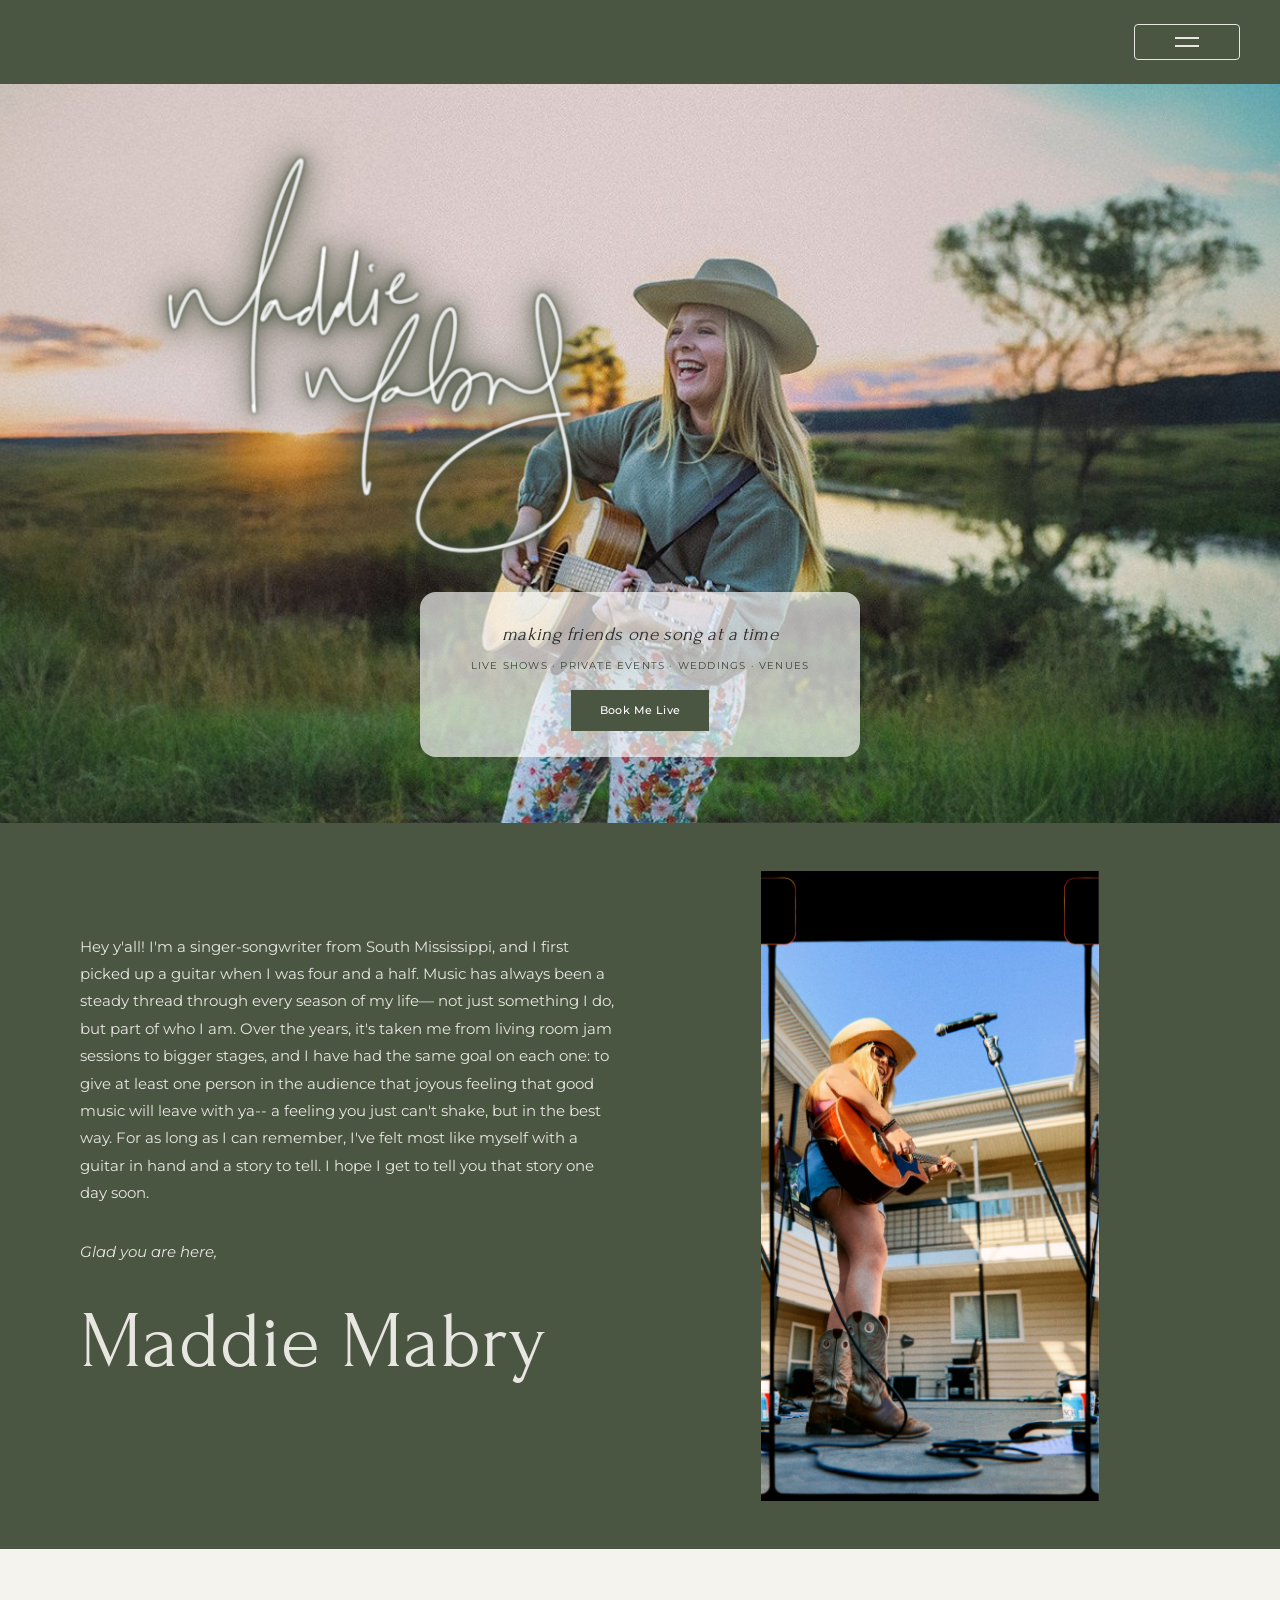
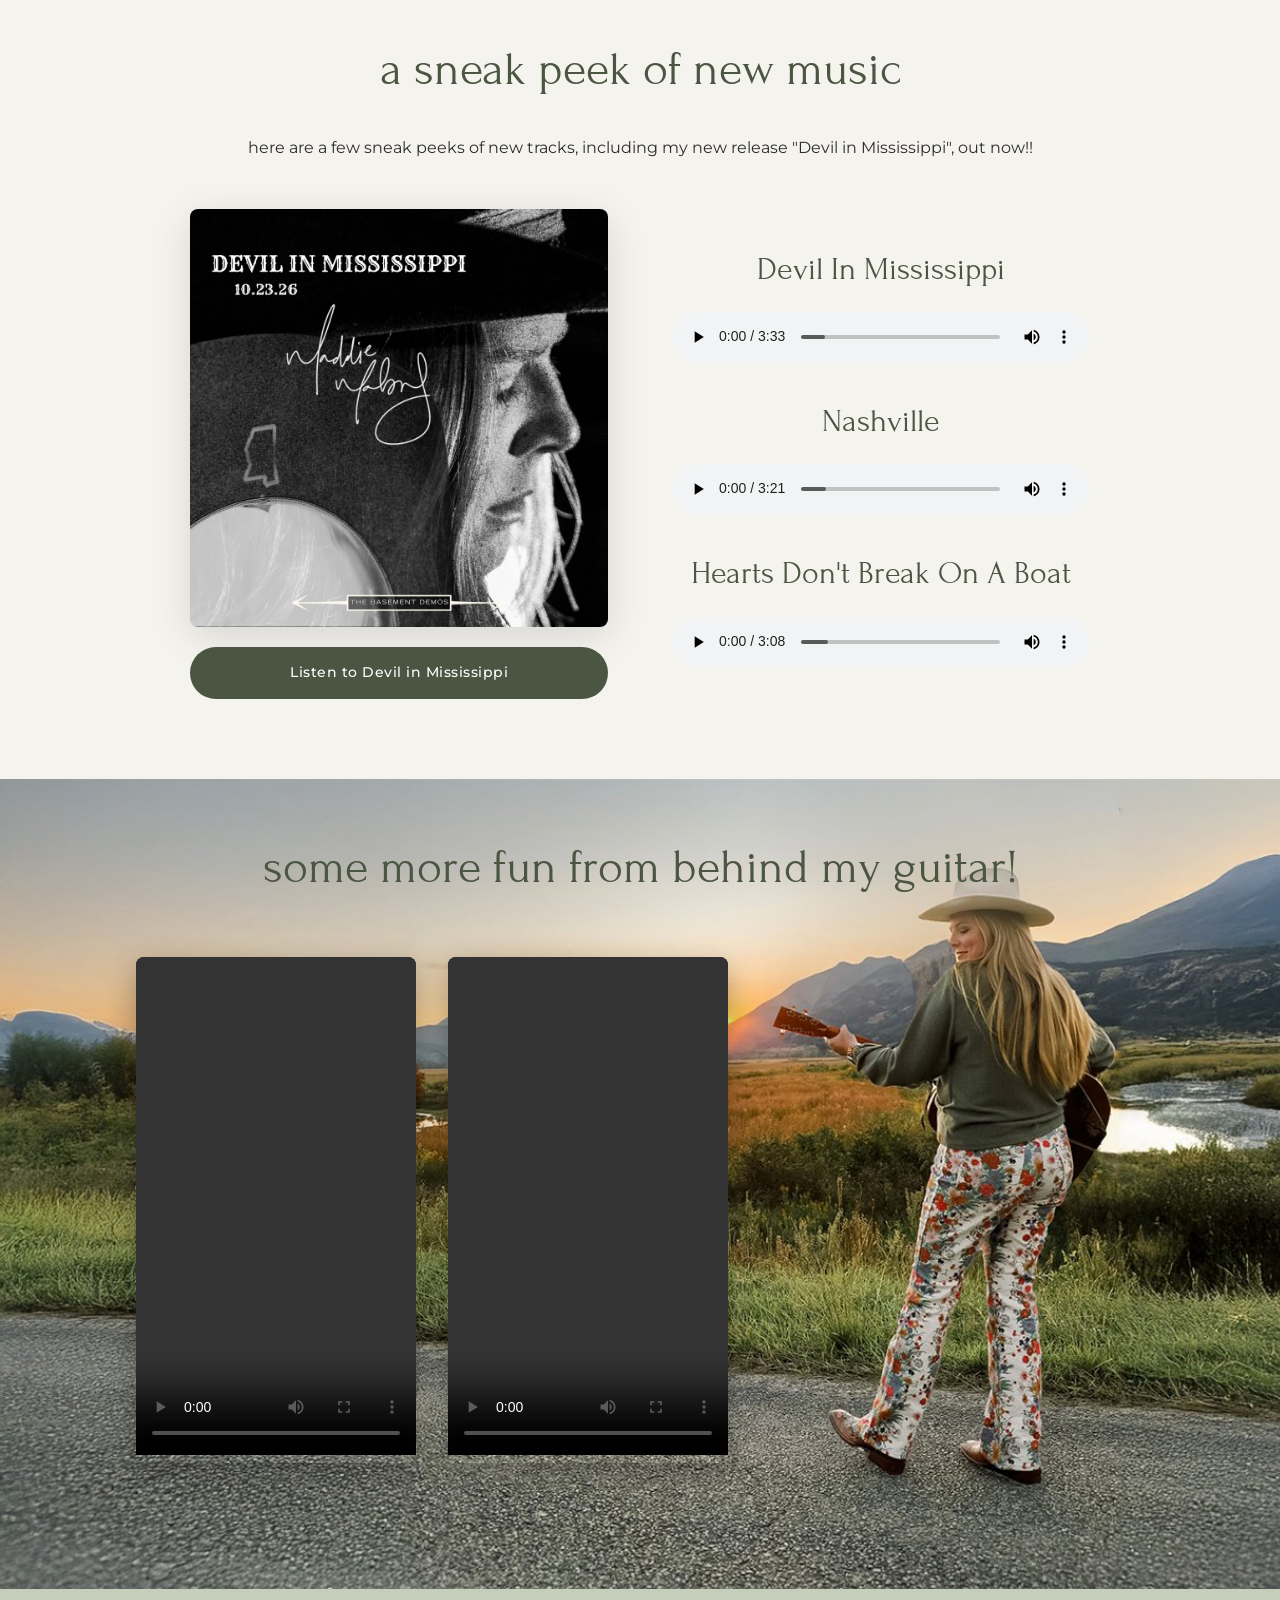
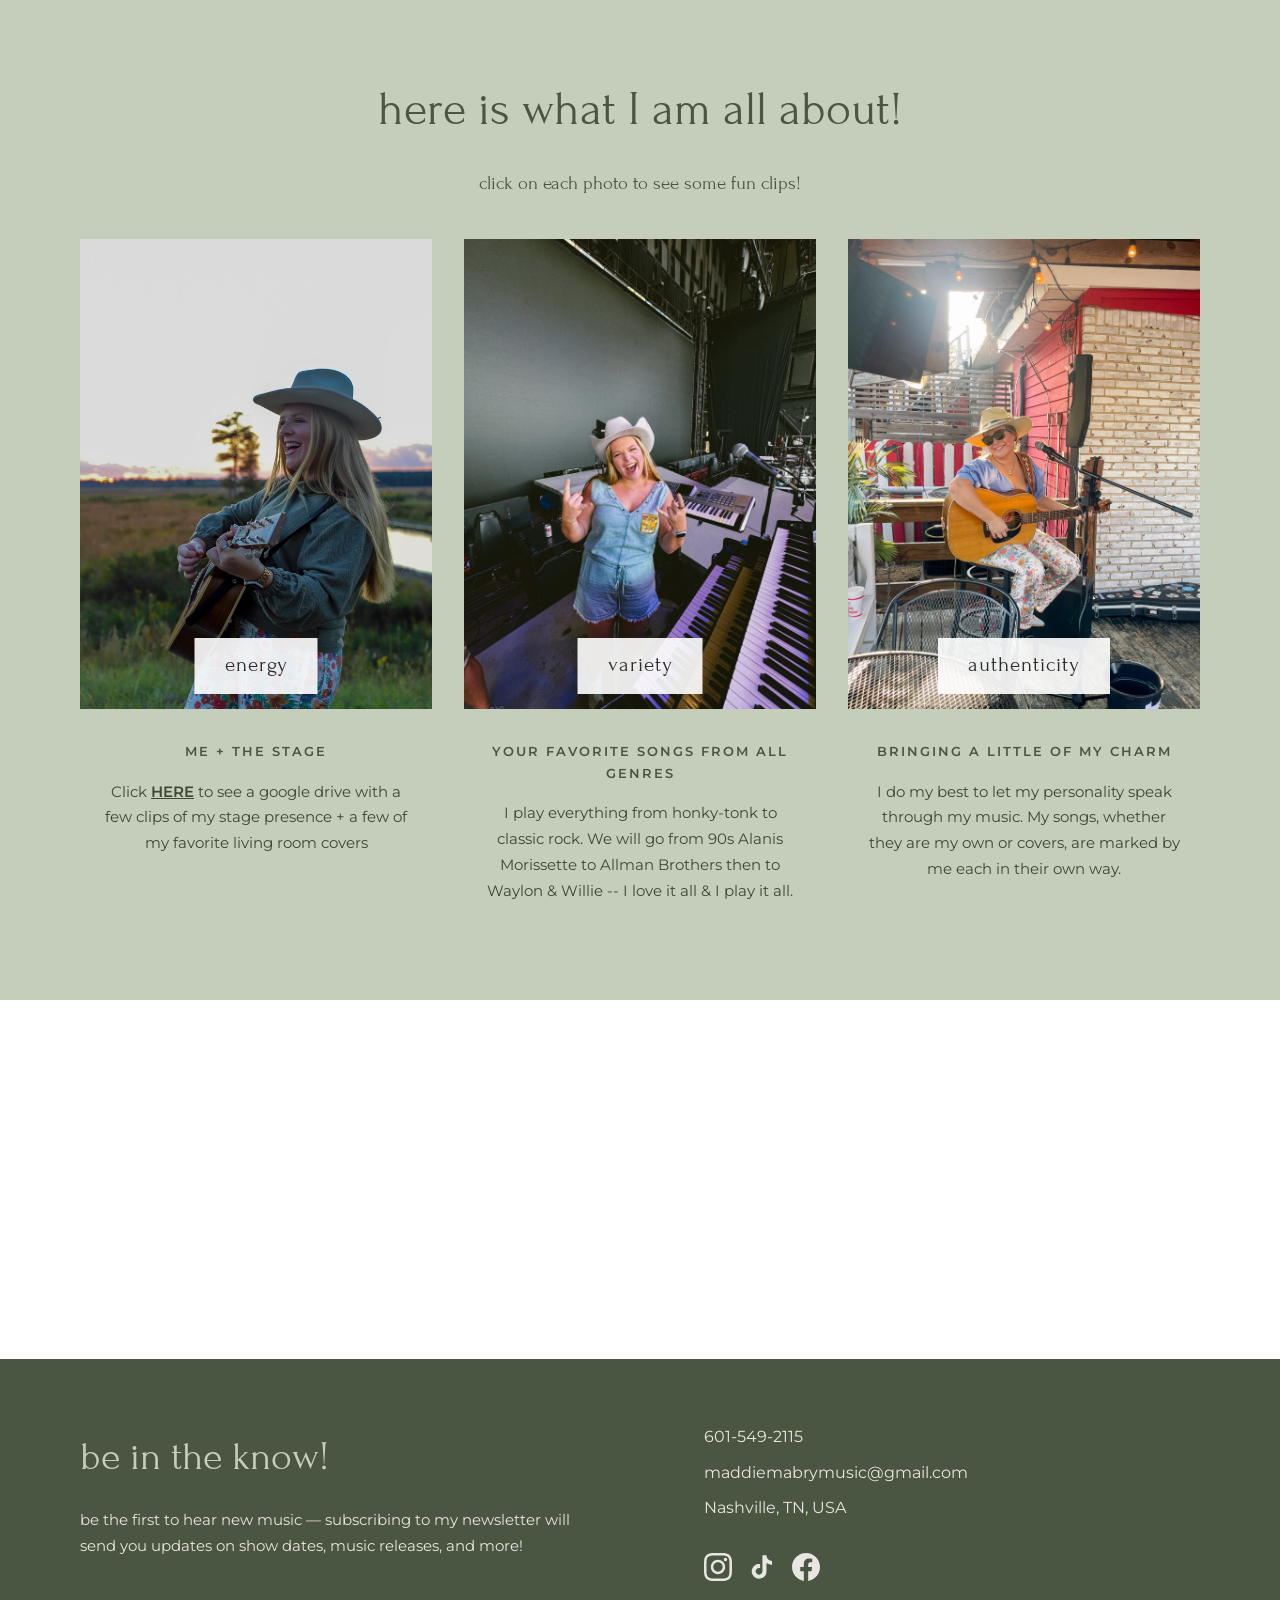
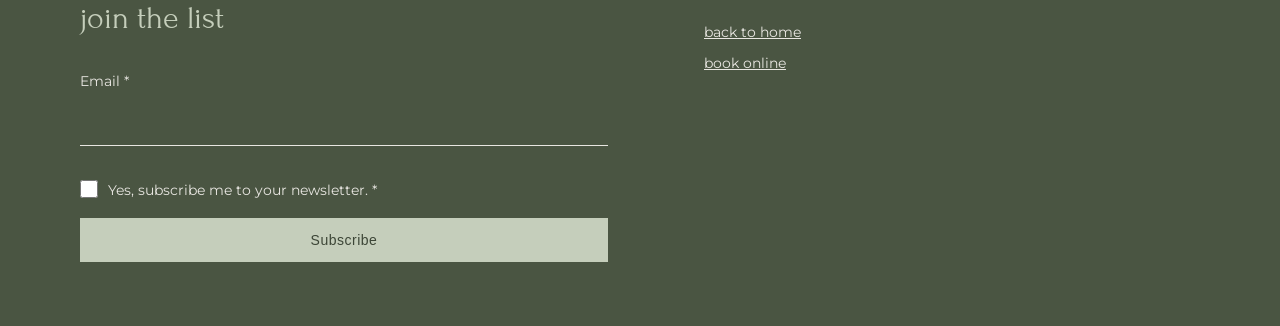
<file: index.html>
<!DOCTYPE html>
<html lang="en">
<head>
    <meta charset="UTF-8">
    <meta name="viewport" content="width=device-width, initial-scale=1.0">

    <!-- Primary SEO Meta Tags -->
    <title>Maddie Mabry | Singer-Songwriter | Nashville, TN | Book Live Music</title>
    <meta name="description" content="Maddie Mabry is a singer-songwriter from South Mississippi now based in Nashville, TN. Book her for live shows, private events, weddings, and venues. Making friends one song at a time.">
    <meta name="keywords" content="Maddie Mabry, singer songwriter, Nashville musician, live music, country music, acoustic guitar, book live music, Mississippi singer, wedding singer, private events, covers band">
    <meta name="author" content="Maddie Mabry">
    <meta name="robots" content="index, follow">
    <link rel="canonical" href="https://maddiemabrymusic.com/">

    <!-- Open Graph / Facebook -->
    <meta property="og:type" content="website">
    <meta property="og:url" content="https://maddiemabrymusic.com/">
    <meta property="og:title" content="Maddie Mabry | Singer-Songwriter | Nashville, TN">
    <meta property="og:description" content="Singer-songwriter from South Mississippi. Book Maddie for live shows, private events, and venues. Making friends one song at a time.">
    <meta property="og:image" content="https://maddiemabrymusic.com/images/bfrwebsite2.png">
    <meta property="og:locale" content="en_US">

    <!-- Twitter -->
    <meta name="twitter:card" content="summary_large_image">
    <meta name="twitter:url" content="https://maddiemabrymusic.com/">
    <meta name="twitter:title" content="Maddie Mabry | Singer-Songwriter | Nashville, TN">
    <meta name="twitter:description" content="Singer-songwriter from South Mississippi. Book Maddie for live shows, private events, and venues.">
    <meta name="twitter:image" content="https://maddiemabrymusic.com/images/bfrwebsite2.png">

    <!-- Favicon -->
    <link rel="icon" type="image/png" href="images/favicon.png">
    <link rel="apple-touch-icon" href="images/favicon.png">

    <!-- Schema.org Structured Data for Musicians -->
    <script type="application/ld+json">
    {
        "@context": "https://schema.org",
        "@type": "MusicGroup",
        "name": "Maddie Mabry",
        "description": "Singer-songwriter from South Mississippi making friends one song at a time",
        "genre": ["Country", "Americana", "Acoustic", "Classic Rock Covers"],
        "image": "https://maddiemabrymusic.com/images/bfrwebsite2.png",
        "url": "https://maddiemabrymusic.com",
        "email": "maddiemabrymusic@gmail.com",
        "telephone": "601-549-2115",
        "address": {
            "@type": "PostalAddress",
            "addressLocality": "Nashville",
            "addressRegion": "TN",
            "addressCountry": "US"
        },
        "sameAs": [
            "https://www.instagram.com/maddiemabryy",
            "https://www.tiktok.com/@maddiemabry",
            "https://www.facebook.com/maddie.mabry"
        ]
    }
    </script>

    <link rel="stylesheet" href="styles.css">
    <link rel="preconnect" href="https://fonts.googleapis.com">
    <link rel="preconnect" href="https://fonts.gstatic.com" crossorigin>
    <link href="https://fonts.googleapis.com/css2?family=Playfair+Display:wght@400;500;600;700&family=Montserrat:wght@300;400;500;600;700&family=Forum&display=swap" rel="stylesheet">
    <link href="https://fonts.cdnfonts.com/css/amstroms" rel="stylesheet">
</head>
<body>
    <!-- Navigation -->
    <nav class="navbar">
        <div class="nav-container">
            <button class="nav-toggle" id="navToggle">
                <span></span>
                <span></span>
            </button>
            <ul class="nav-menu" id="navMenu">
                <li><a href="#home" class="nav-link">Home</a></li>
                <li><a href="contact.html" class="nav-link">Contact</a></li>
            </ul>
        </div>
    </nav>

    <!-- Hero Section -->
    <section id="home" class="hero">
        <div class="hero-image-container">
            <img src="images/bfrwebsite2.png" alt="Maddie Mabry performing" class="hero-bg">
        </div>
        <h1 class="hero-title"><img src="images/transparent_signature.png" alt="Maddie Mabry" class="hero-signature"></h1>
        <div class="hero-bottom">
            <p class="hero-tagline">making friends one song at a time</p>
            <p class="hero-booking">live shows &middot; private events &middot; weddings &middot; venues</p>
            <a href="contact.html" class="btn btn-hero">Book Me Live</a>
        </div>
    </section>

    <!-- About Section -->
    <section class="about-section">
        <div class="container">
            <div class="about-grid">
                <div class="about-text">
                    <p>Hey y'all! I'm a singer-songwriter from South Mississippi, and I first picked up a guitar when I was four and a half. Music has always been a steady thread through every season of my life&mdash; not just something I do, but part of who I am. Over the years, it's taken me from living room jam sessions to bigger stages, and I have had the same goal on each one: to give at least one person in the audience that joyous feeling that good music will leave with ya-- a feeling you just can't shake, but in the best way. For as long as I can remember, I've felt most like myself with a guitar in hand and a story to tell. I hope I get to tell you that story one day soon.</p>
                    <p class="about-closing">Glad you are here,</p>
                    <p class="about-signature">Maddie Mabry</p>
                </div>
                <div class="about-image">
                    <img src="images/pikapppic.jpeg" alt="Maddie Mabry" >
                </div>
            </div>
        </div>
    </section>

    <!-- New Music Section -->
    <section class="new-music-section" id="new-music">
        <div class="container">
            <h2 class="section-title">a sneak peek of new music</h2>
            <p class="music-description" id="musicBlurb">here are a few sneak peeks of new tracks, including my upcoming release "Devil in Mississippi", out 10/23!!</p>

            <div class="music-player-container">
                <div class="album-art">
                    <img src="images/devil_in_mississippi_cover.jpg" alt="Devil in Mississippi cover art" >
                    <a href="https://distrokid.com/hyperfollow/maddiemabry/devil-in-mississippi-the-basement-demos" target="_blank" rel="noopener" class="btn btn-presave" id="presaveBtn">Pre-save Devil in Mississippi</a>
                </div>

                <div class="music-tracks">
                    <div class="music-player">
                        <h3>Devil In Mississippi</h3>
                        <audio id="clip-devil" controls preload="metadata">
                            <source src="audio/Devil_In_Missippi_V4.mp3" type="audio/mpeg">
                            Your browser does not support the audio element.
                        </audio>
                    </div>

                    <div class="music-player">
                        <h3>Nashville</h3>
                        <audio id="clip-nashville" controls preload="metadata">
                            <source src="audio/Nashville_V8.mp3" type="audio/mpeg">
                            Your browser does not support the audio element.
                        </audio>
                    </div>

                    <div class="music-player">
                        <h3>Hearts Don't Break On A Boat</h3>
                        <audio id="clip-hearts" controls preload="metadata">
                            <source src="audio/Hearts_Dont_Break_On_A_Boat_V5.mp3" type="audio/mpeg">
                            Your browser does not support the audio element.
                        </audio>
                    </div>
                </div>
            </div>
        </div>
    </section>

    <!-- Some More Fun Section -->
    <section class="behind-guitar-section">
        <div class="behind-guitar-bg">
            <img src="images/bfrwebsite.png" alt="Maddie with mountains in background" >
        </div>
        <div class="container">
            <h2 class="section-title">some more fun from behind my guitar!</h2>
            <div class="embedded-videos-grid">
                <div class="embedded-video">
                    <video src="videos/IMG_3591.mov#t=0.1" controls playsinline preload="metadata"></video>
                </div>
                <div class="embedded-video">
                    <video src="videos/IMG_7154.MOV#t=0.1" controls playsinline preload="metadata"></video>
                </div>
            </div>
        </div>
    </section>

    <!-- What I'm All About Section -->
    <section class="expect-section">
        <div class="container">
            <h2 class="section-title">here is what I am all about!</h2>
            <p class="section-subtitle">click on each photo to see some fun clips!</p>
            <div class="expect-cards">
                <div class="expect-card">
                    <a href="https://www.youtube.com/shorts/EA3g9xVGayo" target="_blank" class="expect-card-image">
                        <img src="images/3FF46318-F790-4733-A68D-48E8557CEB5A.jpeg" alt="Maddie performing with energy" >
                        <div class="expect-card-label">energy</div>
                    </a>
                    <div class="expect-card-content">
                        <h3>ME + THE STAGE</h3>
                        <p>Click <a href="https://drive.google.com/drive/folders/16Yg4COmLcVJ_Tq3rPxHHpDaC5FjKg4uo" target="_blank" class="link-underline">HERE</a> to see a google drive with a few clips of my stage presence + a few of my favorite living room covers</p>
                    </div>
                </div>

                <div class="expect-card">
                    <a href="https://www.youtube.com/shorts/dbkMt09SryA" target="_blank" class="expect-card-image">
                        <img src="images/IMG_0356.jpeg" alt="Maddie performing with variety" >
                        <div class="expect-card-label">variety</div>
                    </a>
                    <div class="expect-card-content">
                        <h3>YOUR FAVORITE SONGS FROM ALL GENRES</h3>
                        <p>I play everything from honky-tonk to classic rock. We will go from 90s Alanis Morissette to Allman Brothers then to Waylon &amp; Willie -- I love it all &amp; I play it all.</p>
                    </div>
                </div>

                <div class="expect-card">
                    <a href="https://www.youtube.com/watch?v=DvOqOddyRu4" target="_blank" class="expect-card-image">
                        <img src="images/IMG_4395.jpeg" alt="Maddie performing with authenticity" >
                        <div class="expect-card-label">authenticity</div>
                    </a>
                    <div class="expect-card-content">
                        <h3>BRINGING A LITTLE OF MY CHARM</h3>
                        <p>I do my best to let my personality speak through my music. My songs, whether they are my own or covers, are marked by me each in their own way.</p>
                    </div>
                </div>
            </div>
        </div>
    </section>

    <!-- Shows / Booking Section -->
    <section class="shows-section">
        <div class="container">
            <h2 class="section-title">catch me live</h2>
            <p class="shows-note">new show dates are coming soon &mdash; join the list below to be the first to know!</p>

            <!--
              WHEN YOU HAVE SHOWS: replace the line above with a list like this one
              (copy the li line once per show).

              <ul class="shows-list">
                  <li><span class="show-date">Nov 8</span> <span class="show-venue">Venue Name &middot; City, ST</span></li>
              </ul>
            -->

            <a href="contact.html" class="btn">Book me for your event</a>

            <!--
              ONE-SHEET: upload a PDF into a "files" folder in your repo, then delete the
              lines that start and end this note so the button below shows up.

              <a href="files/Maddie_Mabry_One_Sheet.pdf" class="btn btn-outline" download>Download my one-sheet</a>
            -->

            <!--
              TESTIMONIAL: add a real quote when you have one, then delete the lines that
              start and end this note.

              <blockquote class="testimonial">
                  <p>"Quote goes here."</p>
                  <cite>Name, Venue or Event</cite>
              </blockquote>
            -->
        </div>
    </section>

    <!-- Footer -->
    <footer class="footer">
        <div class="footer-container">
            <div class="footer-left">
                <h3 class="footer-title">be in the know!</h3>
                <p class="footer-text">be the first to hear new music &mdash; subscribing to my newsletter will send you updates on show dates, music releases, and more!</p>

                <h4 class="footer-subtitle">join the list</h4>
                <form id="newsletterForm" class="newsletter-form" name="newsletter" method="POST" data-netlify="true">
                    <input type="hidden" name="form-name" value="newsletter">
                    <label class="form-label">Email *</label>
                    <input type="email" id="email" name="email" required>
                    <label class="checkbox-label">
                        <input type="checkbox" name="subscribe" required>
                        <span>Yes, subscribe me to your newsletter. *</span>
                    </label>
                    <button type="submit" class="btn btn-subscribe">Subscribe</button>
                </form>
                <div id="formMessage" class="form-message"></div>
            </div>

            <div class="footer-right">
                <p class="contact-info">601-549-2115</p>
                <p class="contact-info">maddiemabrymusic@gmail.com</p>
                <p class="contact-info">Nashville, TN, USA</p>

                <div class="social-links">
                    <a href="https://www.instagram.com/maddiemabryy" target="_blank" aria-label="Instagram">
                        <svg width="28" height="28" viewBox="0 0 24 24" fill="currentColor">
                            <path d="M12 2.163c3.204 0 3.584.012 4.85.07 3.252.148 4.771 1.691 4.919 4.919.058 1.265.069 1.645.069 4.849 0 3.205-.012 3.584-.069 4.849-.149 3.225-1.664 4.771-4.919 4.919-1.266.058-1.644.07-4.85.07-3.204 0-3.584-.012-4.849-.07-3.26-.149-4.771-1.699-4.919-4.92-.058-1.265-.07-1.644-.07-4.849 0-3.204.013-3.583.07-4.849.149-3.227 1.664-4.771 4.919-4.919 1.266-.057 1.645-.069 4.849-.069zm0-2.163c-3.259 0-3.667.014-4.947.072-4.358.2-6.78 2.618-6.98 6.98-.059 1.281-.073 1.689-.073 4.948 0 3.259.014 3.668.072 4.948.2 4.358 2.618 6.78 6.98 6.98 1.281.058 1.689.072 4.948.072 3.259 0 3.668-.014 4.948-.072 4.354-.2 6.782-2.618 6.979-6.98.059-1.28.073-1.689.073-4.948 0-3.259-.014-3.667-.072-4.947-.196-4.354-2.617-6.78-6.979-6.98-1.281-.059-1.69-.073-4.949-.073zm0 5.838c-3.403 0-6.162 2.759-6.162 6.162s2.759 6.163 6.162 6.163 6.162-2.759 6.162-6.163c0-3.403-2.759-6.162-6.162-6.162zm0 10.162c-2.209 0-4-1.79-4-4 0-2.209 1.791-4 4-4s4 1.791 4 4c0 2.21-1.791 4-4 4zm6.406-11.845c-.796 0-1.441.645-1.441 1.44s.645 1.44 1.441 1.44c.795 0 1.439-.645 1.439-1.44s-.644-1.44-1.439-1.44z"/>
                        </svg>
                    </a>
                    <a href="https://www.tiktok.com/@maddiemabry" target="_blank" aria-label="TikTok">
                        <svg width="28" height="28" viewBox="0 0 24 24" fill="currentColor">
                            <path d="M19.59 6.69a4.83 4.83 0 0 1-3.77-4.25V2h-3.45v13.67a2.89 2.89 0 0 1-5.2 1.74 2.89 2.89 0 0 1 2.31-4.64 2.93 2.93 0 0 1 .88.13V9.4a6.84 6.84 0 0 0-1-.05A6.33 6.33 0 0 0 5 20.1a6.34 6.34 0 0 0 10.86-4.43v-7a8.16 8.16 0 0 0 4.77 1.52v-3.4a4.85 4.85 0 0 1-1-.1z"/>
                        </svg>
                    </a>
                    <a href="https://www.facebook.com/maddie.mabry" target="_blank" aria-label="Facebook">
                        <svg width="28" height="28" viewBox="0 0 24 24" fill="currentColor">
                            <path d="M24 12.073c0-6.627-5.373-12-12-12s-12 5.373-12 12c0 5.99 4.388 10.954 10.125 11.854v-8.385H7.078v-3.47h3.047V9.43c0-3.007 1.792-4.669 4.533-4.669 1.312 0 2.686.235 2.686.235v2.953H15.83c-1.491 0-1.956.925-1.956 1.874v2.25h3.328l-.532 3.47h-2.796v8.385C19.612 23.027 24 18.062 24 12.073z"/>
                        </svg>
                    </a>
                </div>

                <div class="footer-links">
                    <a href="#home">back to home</a>
                    <a href="contact.html">book online</a>
                </div>
            </div>
        </div>
    </footer>

    <script src="script.js"></script>
    <script>
        // Auto start/stop points for sneak-peek clips (seconds)
        var clipConfig = [
            { id: "clip-nashville", start: 40, end: 63 }, // Nashville: 0:40 -> 1:03
            { id: "clip-devil",     start: 64, end: 93 }, // Devil In Mississippi: 1:04 -> 1:33
            { id: "clip-hearts",    start: 36, end: 63 }  // Hearts Don't Break On A Boat: 0:36 -> 1:03
        ];

        clipConfig.forEach(function (cfg) {
            var audio = document.getElementById(cfg.id);
            if (!audio) return;

            audio.addEventListener("play", function () {
                if (audio.currentTime < cfg.start || audio.currentTime >= cfg.end) {
                    audio.currentTime = cfg.start;
                }
            });

            audio.addEventListener("timeupdate", function () {
                if (audio.currentTime >= cfg.end) {
                    audio.pause();
                    audio.currentTime = cfg.start;
                }
            });
        });

        // On release day (Oct 23, 2026) switch the pre-save wording to "listen" wording
        var releaseDate = new Date("2026-10-23T00:00:00");
        if (new Date() >= releaseDate) {
            var presaveBtn = document.getElementById("presaveBtn");
            var musicBlurb = document.getElementById("musicBlurb");
            if (presaveBtn) presaveBtn.textContent = "Listen to Devil in Mississippi";
            if (musicBlurb) musicBlurb.textContent = 'here are a few sneak peeks of new tracks, including my new release "Devil in Mississippi", out now!!';
        }
    </script>
</body>
</html>
</file>
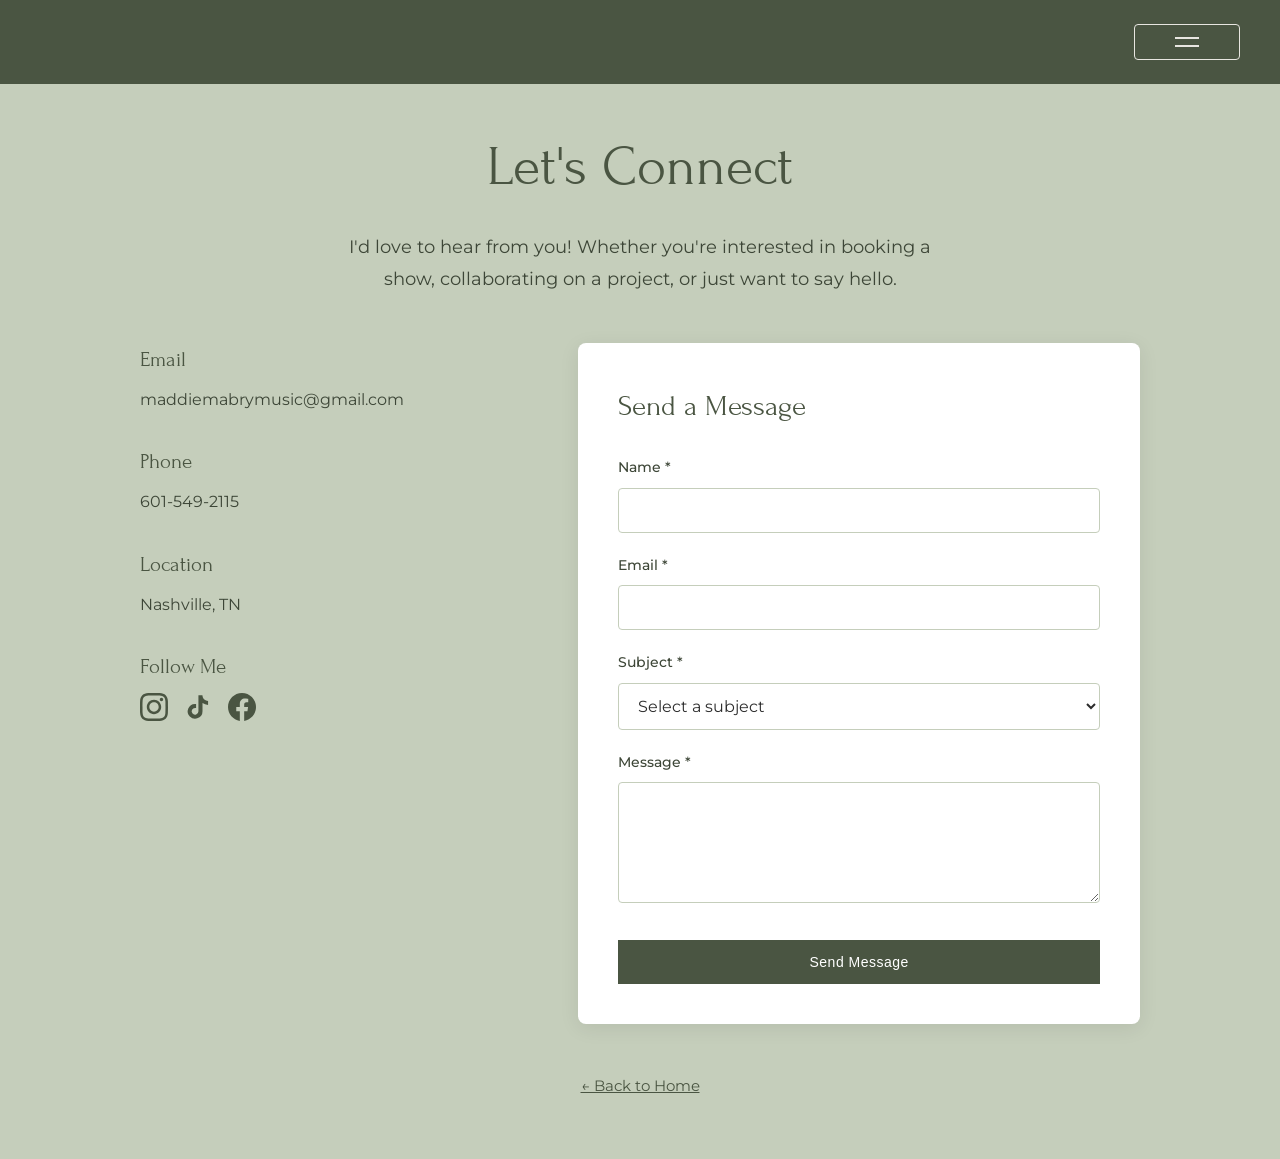
<file: contact.html>
<!DOCTYPE html>
<html lang="en">
<head>
    <meta charset="UTF-8">
    <meta name="viewport" content="width=device-width, initial-scale=1.0">

    <!-- Primary SEO Meta Tags -->
    <title>Book Maddie Mabry | Contact for Live Music & Events | Nashville, TN</title>
    <meta name="description" content="Book Maddie Mabry for your next event! Contact for live music bookings, weddings, private parties, and venue performances in Nashville and beyond.">
    <meta name="keywords" content="book Maddie Mabry, hire singer Nashville, live music booking, wedding singer Tennessee, private event musician, acoustic performer for hire">
    <meta name="author" content="Maddie Mabry">
    <meta name="robots" content="index, follow">
    <link rel="canonical" href="https://maddiemabrymusic.com/contact.html">

    <!-- Open Graph / Facebook -->
    <meta property="og:type" content="website">
    <meta property="og:url" content="https://maddiemabrymusic.com/contact.html">
    <meta property="og:title" content="Book Maddie Mabry | Contact for Live Music & Events">
    <meta property="og:description" content="Book Maddie Mabry for your next event! Contact for live music bookings, weddings, private parties, and venue performances.">
    <meta property="og:image" content="https://maddiemabrymusic.com/images/bfrwebsite2.png">

    <!-- Twitter -->
    <meta name="twitter:card" content="summary_large_image">
    <meta name="twitter:title" content="Book Maddie Mabry | Contact for Live Music & Events">
    <meta name="twitter:description" content="Book Maddie Mabry for your next event! Live music for weddings, private parties, and venues.">

    <!-- Favicon -->
    <link rel="icon" type="image/png" href="images/favicon.png">
    <link rel="apple-touch-icon" href="images/favicon.png">

    <link rel="stylesheet" href="styles.css">
    <link rel="preconnect" href="https://fonts.googleapis.com">
    <link rel="preconnect" href="https://fonts.gstatic.com" crossorigin>
    <link href="https://fonts.googleapis.com/css2?family=Playfair+Display:wght@400;500;600;700&family=Montserrat:wght@300;400;500;600;700&family=Forum&display=swap" rel="stylesheet">
</head>
<body>
    <!-- Navigation -->
    <nav class="navbar">
        <div class="nav-container">
            <button class="nav-toggle" id="navToggle">
                <span></span>
                <span></span>
            </button>
            <ul class="nav-menu" id="navMenu">
                <li><a href="index.html" class="nav-link">Home</a></li>
                <li><a href="contact.html" class="nav-link">Contact</a></li>
            </ul>
        </div>
    </nav>

    <!-- Contact Section -->
    <section class="contact-page">
        <div class="container">
            <h1 class="contact-title">Let's Connect</h1>
            <p class="contact-intro">I'd love to hear from you! Whether you're interested in booking a show, collaborating on a project, or just want to say hello.</p>

            <div class="contact-content">
                <div class="contact-info-section">
                    <div class="contact-item">
                        <h3>Email</h3>
                        <a href="mailto:maddiemabrymusic@gmail.com">maddiemabrymusic@gmail.com</a>
                    </div>

                    <div class="contact-item">
                        <h3>Phone</h3>
                        <a href="tel:601-549-2115">601-549-2115</a>
                    </div>

                    <div class="contact-item">
                        <h3>Location</h3>
                        <p>Nashville, TN</p>
                    </div>

                    <div class="contact-item">
                        <h3>Follow Me</h3>
                        <div class="social-links">
                            <a href="https://www.instagram.com/maddiemabryy" target="_blank" aria-label="Instagram">
                                <svg width="28" height="28" viewBox="0 0 24 24" fill="currentColor">
                                    <path d="M12 2.163c3.204 0 3.584.012 4.85.07 3.252.148 4.771 1.691 4.919 4.919.058 1.265.069 1.645.069 4.849 0 3.205-.012 3.584-.069 4.849-.149 3.225-1.664 4.771-4.919 4.919-1.266.058-1.644.07-4.85.07-3.204 0-3.584-.012-4.849-.07-3.26-.149-4.771-1.699-4.919-4.92-.058-1.265-.07-1.644-.07-4.849 0-3.204.013-3.583.07-4.849.149-3.227 1.664-4.771 4.919-4.919 1.266-.057 1.645-.069 4.849-.069zm0-2.163c-3.259 0-3.667.014-4.947.072-4.358.2-6.78 2.618-6.98 6.98-.059 1.281-.073 1.689-.073 4.948 0 3.259.014 3.668.072 4.948.2 4.358 2.618 6.78 6.98 6.98 1.281.058 1.689.072 4.948.072 3.259 0 3.668-.014 4.948-.072 4.354-.2 6.782-2.618 6.979-6.98.059-1.28.073-1.689.073-4.948 0-3.259-.014-3.667-.072-4.947-.196-4.354-2.617-6.78-6.979-6.98-1.281-.059-1.69-.073-4.949-.073zm0 5.838c-3.403 0-6.162 2.759-6.162 6.162s2.759 6.163 6.162 6.163 6.162-2.759 6.162-6.163c0-3.403-2.759-6.162-6.162-6.162zm0 10.162c-2.209 0-4-1.79-4-4 0-2.209 1.791-4 4-4s4 1.791 4 4c0 2.21-1.791 4-4 4zm6.406-11.845c-.796 0-1.441.645-1.441 1.44s.645 1.44 1.441 1.44c.795 0 1.439-.645 1.439-1.44s-.644-1.44-1.439-1.44z"/>
                                </svg>
                            </a>
                            <a href="https://www.tiktok.com/@maddiemabry" target="_blank" aria-label="TikTok">
                                <svg width="28" height="28" viewBox="0 0 24 24" fill="currentColor">
                                    <path d="M19.59 6.69a4.83 4.83 0 0 1-3.77-4.25V2h-3.45v13.67a2.89 2.89 0 0 1-5.2 1.74 2.89 2.89 0 0 1 2.31-4.64 2.93 2.93 0 0 1 .88.13V9.4a6.84 6.84 0 0 0-1-.05A6.33 6.33 0 0 0 5 20.1a6.34 6.34 0 0 0 10.86-4.43v-7a8.16 8.16 0 0 0 4.77 1.52v-3.4a4.85 4.85 0 0 1-1-.1z"/>
                                </svg>
                            </a>
                            <a href="https://www.facebook.com/maddie.mabry" target="_blank" aria-label="Facebook">
                                <svg width="28" height="28" viewBox="0 0 24 24" fill="currentColor">
                                    <path d="M24 12.073c0-6.627-5.373-12-12-12s-12 5.373-12 12c0 5.99 4.388 10.954 10.125 11.854v-8.385H7.078v-3.47h3.047V9.43c0-3.007 1.792-4.669 4.533-4.669 1.312 0 2.686.235 2.686.235v2.953H15.83c-1.491 0-1.956.925-1.956 1.874v2.25h3.328l-.532 3.47h-2.796v8.385C19.612 23.027 24 18.062 24 12.073z"/>
                                </svg>
                            </a>
                        </div>
                    </div>
                </div>

                <div class="contact-form-wrapper">
                    <h2>Send a Message</h2>
                    <form id="contactForm" class="contact-form" name="contact" method="POST" data-netlify="true">
                        <div class="form-group">
                            <label for="name">Name *</label>
                            <input type="text" id="name" name="name" required>
                        </div>

                        <div class="form-group">
                            <label for="email">Email *</label>
                            <input type="email" id="email" name="email" required>
                        </div>

                        <div class="form-group">
                            <label for="subject">Subject *</label>
                            <select id="subject" name="subject" required>
                                <option value="">Select a subject</option>
                                <option value="booking">Booking Inquiry</option>
                                <option value="collaboration">Collaboration</option>
                                <option value="press">Press/Media</option>
                                <option value="other">Other</option>
                            </select>
                        </div>

                        <div class="form-group">
                            <label for="message">Message *</label>
                            <textarea id="message" name="message" rows="5" required></textarea>
                        </div>

                        <button type="submit" class="btn">Send Message</button>
                    </form>
                    <div id="contactFormMessage" class="form-message"></div>
                </div>
            </div>

            <div class="back-link">
                <a href="index.html">← Back to Home</a>
            </div>
        </div>
    </section>

    <script src="script.js"></script>
</body>
</html>
</file>
<file: styles.css>
/* Reset */
* {
    margin: 0;
    padding: 0;
    box-sizing: border-box;
}

:root {
    /* Wix Color Scheme */
    --hunter-green: #4a5542;
    --hunter-green-dark: #3d4637;
    --sage-green: #c5cebb;
    --sage-green-light: #d4dbc9;
    --cream: #f5f3ee;
    --dark-text: #2c2c2c;
    --light-text: #e8e6e1;
    --white: #ffffff;
}

body {
    font-family: 'Montserrat', sans-serif;
    color: var(--dark-text);
    line-height: 1.7;
    overflow-x: hidden;
}

h1, h2, h3 {
    font-family: 'Forum', 'Playfair Display', serif;
    font-weight: 400;
}

img {
    max-width: 100%;
    display: block;
}

a {
    text-decoration: none;
    color: inherit;
    transition: opacity 0.3s ease;
}

a:hover {
    opacity: 0.8;
}

/* Containers */
.container {
    max-width: 1200px;
    margin: 0 auto;
    padding: 0 40px;
}

/* Buttons */
.btn {
    display: inline-block;
    padding: 14px 36px;
    border: none;
    background: var(--hunter-green);
    color: var(--white);
    font-weight: 500;
    font-size: 14px;
    cursor: pointer;
    transition: all 0.3s ease;
    letter-spacing: 0.5px;
}

.btn:hover {
    background: var(--hunter-green-dark);
    opacity: 1;
}

.btn-hero {
    background: var(--hunter-green);
    color: var(--white);
    border-radius: 0;
}

.btn-subscribe {
    width: 100%;
    background: var(--sage-green);
    color: var(--hunter-green-dark);
    border-radius: 0;
    margin-top: 1rem;
}

.btn-subscribe:hover {
    background: var(--sage-green-light);
}

.btn-presave {
    display: block;
    text-align: center;
    margin-top: 1.25rem;
    border-radius: 50px;
}

.btn-outline {
    background: transparent;
    color: var(--hunter-green);
    border: 1px solid var(--hunter-green);
    margin-left: 0.75rem;
}

.btn-outline:hover {
    background: var(--hunter-green);
    color: var(--white);
}

/* Navigation */
.navbar {
    position: absolute;
    top: 0;
    left: 0;
    width: 100%;
    z-index: 100;
    padding: 1.5rem 0;
    background: var(--hunter-green);
}

.nav-container {
    max-width: 1400px;
    margin: 0 auto;
    padding: 0 40px;
    display: flex;
    justify-content: flex-end;
    align-items: center;
    position: relative;
}

.nav-toggle {
    display: flex;
    flex-direction: column;
    background: transparent;
    border: 1px solid var(--light-text);
    border-radius: 4px;
    cursor: pointer;
    gap: 6px;
    padding: 12px 40px;
}

.nav-toggle span {
    width: 24px;
    height: 2px;
    background: var(--light-text);
    transition: 0.3s;
}

.nav-menu {
    display: none;
    position: absolute;
    top: 100%;
    right: 40px;
    background: var(--hunter-green);
    flex-direction: column;
    padding: 1.5rem 3rem;
    gap: 1rem;
    list-style: none;
    min-width: 200px;
    text-align: right;
}

.nav-menu.active {
    display: flex;
}

.nav-link {
    color: var(--light-text);
    font-weight: 400;
    font-size: 0.95rem;
    letter-spacing: 0.5px;
}

/* Hero Section */
.hero {
    position: relative;
    min-height: 80vh;
    display: flex;
    flex-direction: column;
    justify-content: space-between;
    align-items: center;
    overflow: hidden;
    padding: 80px 40px 40px;
}

.hero-image-container {
    position: absolute;
    top: 0;
    left: 0;
    width: 100%;
    height: 100%;
    z-index: 0;
}

.hero-bg {
    width: 100%;
    height: 100%;
    object-fit: cover;
}

.hero-title {
    position: relative;
    z-index: 2;
    font-size: clamp(4rem, 12vw, 10rem);
    font-weight: 400;
    color: var(--hunter-green);
    letter-spacing: 0.05em;
    text-align: center;
    margin-top: 2rem;
    margin-left: 6vw;
    align-self: flex-start;
    font-family: 'Playfair Display', serif;
    white-space: nowrap;
}

.hero-signature {
    width: min(38vw, 480px);
    height: auto;
    margin: 0 auto;
    filter:
        drop-shadow(0 0 2px var(--hunter-green))
        drop-shadow(0 0 8px var(--hunter-green))
        drop-shadow(0 0 20px var(--hunter-green));
    animation: neon-flicker 5s infinite;
}

@keyframes neon-flicker {
    0%, 17%, 22%, 54%, 58%, 100% {
        opacity: 1;
        filter:
            drop-shadow(0 0 2px var(--hunter-green))
            drop-shadow(0 0 8px var(--hunter-green))
            drop-shadow(0 0 20px var(--hunter-green));
    }
    19%, 56% {
        opacity: 0.5;
        filter:
            drop-shadow(0 0 1px var(--hunter-green))
            drop-shadow(0 0 4px var(--hunter-green))
            drop-shadow(0 0 8px var(--hunter-green));
    }
}

@media (prefers-reduced-motion: reduce) {
    .hero-signature {
        animation: none;
    }
}

.hero-bottom {
    position: relative;
    z-index: 2;
    text-align: center;
    background: rgba(255, 255, 255, 0.65);
    padding: 2rem 4rem;
    margin-bottom: 2rem;
    border-radius: 20px;
    zoom: 0.8;
}

.hero-tagline {
    font-family: 'Forum', serif;
    font-size: 1.5rem;
    font-style: italic;
    color: var(--dark-text);
    margin-bottom: 0.5rem;
    letter-spacing: 0.5px;
}

.hero-booking {
    font-size: 0.8rem;
    text-transform: uppercase;
    letter-spacing: 1.5px;
    color: var(--hunter-green-dark);
    margin-bottom: 1.25rem;
}

/* About Section */
.about-section {
    padding: 3rem 0;
    background: var(--hunter-green);
    color: var(--light-text);
}

.about-grid {
    display: grid;
    grid-template-columns: 1fr 1fr;
    gap: 2.5rem;
    align-items: center;
}

.about-text p {
    font-size: 0.95rem;
    line-height: 1.8;
    margin-bottom: 1.5rem;
    color: var(--light-text);
}

.about-closing {
    font-style: italic;
    margin-top: 2rem !important;
    margin-bottom: 0.3rem !important;
}

.about-text p.about-signature {
    font-family: 'Amstroms', 'Forum', cursive;
    font-size: 5rem;
    font-weight: 400;
    color: var(--light-text);
}

.about-image img {
    width: auto;
    max-width: 100%;
    max-height: 70vh;
    margin: 0 auto;
}

/* What I'm All About Section */
.expect-section {
    padding: 5rem 0;
    background: var(--sage-green);
}

.expect-section .section-title {
    color: var(--hunter-green);
    font-size: 3rem;
    text-align: center;
    margin-bottom: 3rem;
}

.expect-section .section-subtitle {
    font-family: 'Forum', 'Playfair Display', serif;
    color: var(--hunter-green);
    text-align: center;
    font-size: 1.2rem;
    margin-top: -2rem;
    margin-bottom: 2.5rem;
}

.expect-cards {
    display: grid;
    grid-template-columns: repeat(3, 1fr);
    gap: 2rem;
}

.expect-card {
    background: transparent;
}

.expect-card-image {
    position: relative;
    overflow: hidden;
    margin-bottom: 1rem;
    display: block;
    cursor: pointer;
}

.expect-card-image img {
    width: 100%;
    aspect-ratio: 3/4;
    object-fit: cover;
    transition: transform 0.3s ease;
}

.expect-card-image:hover img {
    transform: scale(1.05);
}

.expect-card-label {
    position: absolute;
    bottom: 15px;
    left: 50%;
    transform: translateX(-50%);
    background: rgba(255, 255, 255, 0.9);
    padding: 10px 30px;
    font-family: 'Forum', serif;
    font-size: 1.3rem;
    font-weight: 400;
    letter-spacing: 1px;
    color: var(--dark-text);
}

.expect-card-content {
    text-align: center;
    padding: 1rem;
}

.expect-card-content h3 {
    font-size: 0.8rem;
    text-transform: uppercase;
    letter-spacing: 2px;
    margin-bottom: 1rem;
    font-weight: 600;
    font-family: 'Montserrat', sans-serif;
    color: var(--hunter-green);
}

.expect-card-content p {
    font-size: 0.95rem;
    line-height: 1.7;
    color: var(--hunter-green-dark);
}

.link-underline {
    text-decoration: underline;
    font-weight: 600;
}

/* Behind Guitar Section */
.behind-guitar-section {
    position: relative;
    padding: 3rem 0 5rem;
    min-height: 90vh;
    display: flex;
    align-items: flex-start;
    overflow: hidden;
}

.behind-guitar-bg {
    position: absolute;
    top: 0;
    left: 0;
    width: 100%;
    height: 100%;
    z-index: 0;
}

.behind-guitar-bg img {
    width: 100%;
    height: 100%;
    object-fit: cover;
    object-position: left 30%;
}

.behind-guitar-section .container {
    position: relative;
    z-index: 1;
    width: 100%;
}

.behind-guitar-section .section-title {
    color: var(--hunter-green);
    font-size: 3rem;
    text-align: center;
    margin-bottom: 3rem;
}

.embedded-videos-grid {
    display: flex;
    justify-content: flex-start;
    gap: 2rem;
    flex-wrap: wrap;
    padding-left: 5%;
}

.embedded-video {
    width: 280px;
    border-radius: 8px;
    overflow: hidden;
    box-shadow: 0 10px 30px rgba(0,0,0,0.3);
}

.embedded-video video {
    width: 100%;
    aspect-ratio: 9/16;
    object-fit: cover;
    background: var(--dark-text);
}

/* New Music Section */
.new-music-section {
    padding: 5rem 0;
    background: var(--cream);
}

.new-music-section .section-title {
    font-size: 3rem;
    text-align: center;
    margin-bottom: 1.5rem;
    color: var(--hunter-green);
}

.music-description {
    text-align: center;
    font-size: 1rem;
    margin-bottom: 3rem;
    color: var(--dark-text);
}

.music-player-container {
    display: grid;
    grid-template-columns: 1fr 1fr;
    gap: 4rem;
    align-items: center;
    max-width: 900px;
    margin: 0 auto;
}

.album-art img {
    width: 100%;
    border-radius: 8px;
    box-shadow: 0 10px 40px rgba(0,0,0,0.12);
}

.music-tracks {
    display: flex;
    flex-direction: column;
    gap: 2rem;
}

.music-player {
    display: flex;
    flex-direction: column;
    gap: 1rem;
}

.music-player h3 {
    font-size: 2rem;
    font-family: 'Forum', serif;
    text-align: center;
    color: var(--hunter-green);
}

.music-player audio {
    width: 100%;
    height: 50px;
    border-radius: 50px;
    outline: none;
}

/* Shows / Booking Section */
.shows-section {
    padding: 4rem 0;
    background: var(--cream);
    text-align: center;
}

.shows-section .section-title {
    font-size: 3rem;
    color: var(--hunter-green);
    margin-bottom: 1rem;
}

.shows-note {
    max-width: 560px;
    margin: 0 auto 1.75rem;
    color: var(--dark-text);
}

.shows-list {
    list-style: none;
    max-width: 560px;
    margin: 0 auto 1.75rem;
    text-align: left;
}

.shows-list li {
    display: flex;
    gap: 1.25rem;
    padding: 0.75rem 0;
    border-bottom: 1px solid var(--sage-green);
}

.show-date {
    font-family: 'Forum', serif;
    font-size: 1.3rem;
    color: var(--hunter-green);
    min-width: 5rem;
}

.show-venue {
    color: var(--dark-text);
}

.testimonial {
    max-width: 560px;
    margin: 2.5rem auto 0;
    font-family: 'Forum', serif;
    font-size: 1.4rem;
    font-style: italic;
    color: var(--hunter-green);
}

.testimonial cite {
    display: block;
    margin-top: 0.75rem;
    font-family: 'Montserrat', sans-serif;
    font-size: 0.85rem;
    font-style: normal;
    letter-spacing: 1px;
    color: var(--hunter-green-dark);
}

/* Footer */
.footer {
    background: var(--hunter-green);
    color: var(--light-text);
    padding: 4rem 0;
}

.footer-container {
    max-width: 1200px;
    margin: 0 auto;
    padding: 0 40px;
    display: grid;
    grid-template-columns: 1fr 1fr;
    gap: 4rem;
}

.footer-title {
    font-family: 'Forum', serif;
    font-size: 2.5rem;
    font-weight: 400;
    margin-bottom: 1rem;
    color: var(--sage-green);
}

.footer-subtitle {
    font-family: 'Forum', serif;
    font-size: 2rem;
    font-weight: 400;
    margin-top: 2rem;
    margin-bottom: 1.5rem;
    color: var(--sage-green);
}

.footer-text {
    font-size: 0.95rem;
    line-height: 1.7;
    margin-bottom: 1.5rem;
}

.form-label {
    display: block;
    font-size: 0.9rem;
    margin-bottom: 0.5rem;
}

.newsletter-form input[type="email"] {
    width: 100%;
    padding: 12px 0;
    border: none;
    border-bottom: 1px solid var(--light-text);
    font-size: 1rem;
    font-family: inherit;
    background: transparent;
    color: var(--light-text);
    margin-bottom: 1rem;
}

.newsletter-form input[type="email"]:focus {
    outline: none;
    border-bottom-color: var(--sage-green);
}

.newsletter-form input[type="email"]::placeholder {
    color: var(--light-text);
    opacity: 0.7;
}

.checkbox-label {
    display: flex;
    align-items: flex-start;
    gap: 10px;
    cursor: pointer;
    font-size: 0.9rem;
    margin-top: 1rem;
}

.checkbox-label input {
    width: 18px;
    height: 18px;
    cursor: pointer;
    margin-top: 2px;
}

.footer-right {
    padding-left: 2rem;
}

.contact-info {
    font-size: 1rem;
    margin-bottom: 0.5rem;
}

.social-links {
    display: flex;
    gap: 1rem;
    margin: 2rem 0;
}

.social-links a {
    color: var(--light-text);
    transition: color 0.3s ease;
}

.social-links a:hover {
    color: var(--sage-green);
    opacity: 1;
}

.footer-links {
    display: flex;
    flex-direction: column;
    gap: 0.5rem;
    margin-top: 1.5rem;
}

.footer-links a {
    font-size: 0.85rem;
    text-decoration: underline;
    color: var(--light-text);
}

.form-message {
    margin-top: 1rem;
    padding: 12px;
    border-radius: 4px;
    display: none;
}

.form-message.success {
    background: rgba(212, 219, 201, 0.3);
    color: var(--sage-green);
    display: block;
}

.form-message.error {
    background: rgba(255, 100, 100, 0.2);
    color: #ff9999;
    display: block;
}

/* Contact Page */
.contact-page {
    min-height: 100vh;
    background: var(--sage-green);
    padding: 120px 0 60px;
}

.contact-title {
    font-family: 'Forum', serif;
    font-size: 3.5rem;
    color: var(--hunter-green);
    text-align: center;
    margin-bottom: 1rem;
}

.contact-intro {
    text-align: center;
    font-size: 1.1rem;
    color: var(--hunter-green-dark);
    max-width: 600px;
    margin: 0 auto 3rem;
    line-height: 1.8;
}

.contact-content {
    display: grid;
    grid-template-columns: 1fr 1.5fr;
    gap: 4rem;
    max-width: 1000px;
    margin: 0 auto;
}

.contact-info-section {
    display: flex;
    flex-direction: column;
    gap: 2rem;
}

.contact-item h3 {
    font-family: 'Forum', serif;
    font-size: 1.3rem;
    color: var(--hunter-green);
    margin-bottom: 0.5rem;
}

.contact-item a,
.contact-item p {
    color: var(--hunter-green-dark);
    font-size: 1rem;
}

.contact-item a:hover {
    color: var(--hunter-green);
}

.contact-item .social-links {
    margin: 0;
}

.contact-item .social-links a {
    color: var(--hunter-green);
}

.contact-item .social-links a:hover {
    color: var(--hunter-green-dark);
}

.contact-form-wrapper {
    background: var(--white);
    padding: 2.5rem;
    border-radius: 8px;
    box-shadow: 0 4px 20px rgba(0,0,0,0.08);
}

.contact-form-wrapper h2 {
    font-family: 'Forum', serif;
    font-size: 1.8rem;
    color: var(--hunter-green);
    margin-bottom: 1.5rem;
}

.form-group {
    margin-bottom: 1.25rem;
}

.form-group label {
    display: block;
    font-size: 0.9rem;
    color: var(--hunter-green-dark);
    margin-bottom: 0.5rem;
    font-weight: 500;
}

.form-group input,
.form-group select,
.form-group textarea {
    width: 100%;
    padding: 12px 15px;
    border: 1px solid var(--sage-green);
    border-radius: 4px;
    font-size: 1rem;
    font-family: inherit;
    background: var(--white);
    color: var(--dark-text);
    transition: border-color 0.3s ease;
}

.form-group input:focus,
.form-group select:focus,
.form-group textarea:focus {
    outline: none;
    border-color: var(--hunter-green);
}

.form-group textarea {
    resize: vertical;
    min-height: 120px;
}

.contact-form .btn {
    width: 100%;
    margin-top: 0.5rem;
}

.back-link {
    text-align: center;
    margin-top: 3rem;
}

.back-link a {
    color: var(--hunter-green);
    font-size: 0.95rem;
    text-decoration: underline;
}

.back-link a:hover {
    color: var(--hunter-green-dark);
}

/* Responsive Design */
@media (max-width: 1024px) {
    .container {
        padding: 0 30px;
    }

    .hero-title {
        font-size: clamp(3rem, 10vw, 7rem);
    }

    .about-grid {
        grid-template-columns: 1fr;
        gap: 3rem;
    }

    .expect-cards {
        grid-template-columns: 1fr;
        max-width: 400px;
        margin: 0 auto;
    }

    .music-player-container {
        grid-template-columns: 1fr;
    }

    .footer-container {
        grid-template-columns: 1fr;
        gap: 3rem;
    }

    .footer-right {
        padding-left: 0;
    }
}

@media (max-width: 768px) {
    .hero-title {
        font-size: clamp(2.5rem, 10vw, 5rem);
        align-self: center;
        margin-left: 0;
    }

    .hero-signature {
        width: 70vw;
    }

    .hero-bottom {
        padding: 1.5rem 2rem;
    }

    .hero-tagline {
        font-size: 1.2rem;
    }

    .section-title,
    .expect-section .section-title,
    .behind-guitar-section .section-title,
    .new-music-section .section-title,
    .shows-section .section-title {
        font-size: 2rem;
    }

    .embedded-video {
        width: 240px;
    }

    .footer-title {
        font-size: 2rem;
    }

    .footer-subtitle {
        font-size: 1.5rem;
    }

    .contact-content {
        grid-template-columns: 1fr;
        gap: 2rem;
    }

    .contact-title {
        font-size: 2.5rem;
    }

    .contact-form-wrapper {
        padding: 1.5rem;
    }
}

@media (max-width: 480px) {
    .hero-title {
        font-size: 2rem;
        letter-spacing: 2px;
    }

    .hero-signature {
        width: 80vw;
    }

    .hero-bottom {
        padding: 1rem 1.5rem;
        margin: 0 1rem 1rem;
    }

    .embedded-videos-grid {
        flex-direction: column;
        align-items: center;
    }

    .embedded-video {
        width: 100%;
        max-width: 300px;
    }

    .btn-outline {
        margin-left: 0;
        margin-top: 0.75rem;
    }
}
</file>
